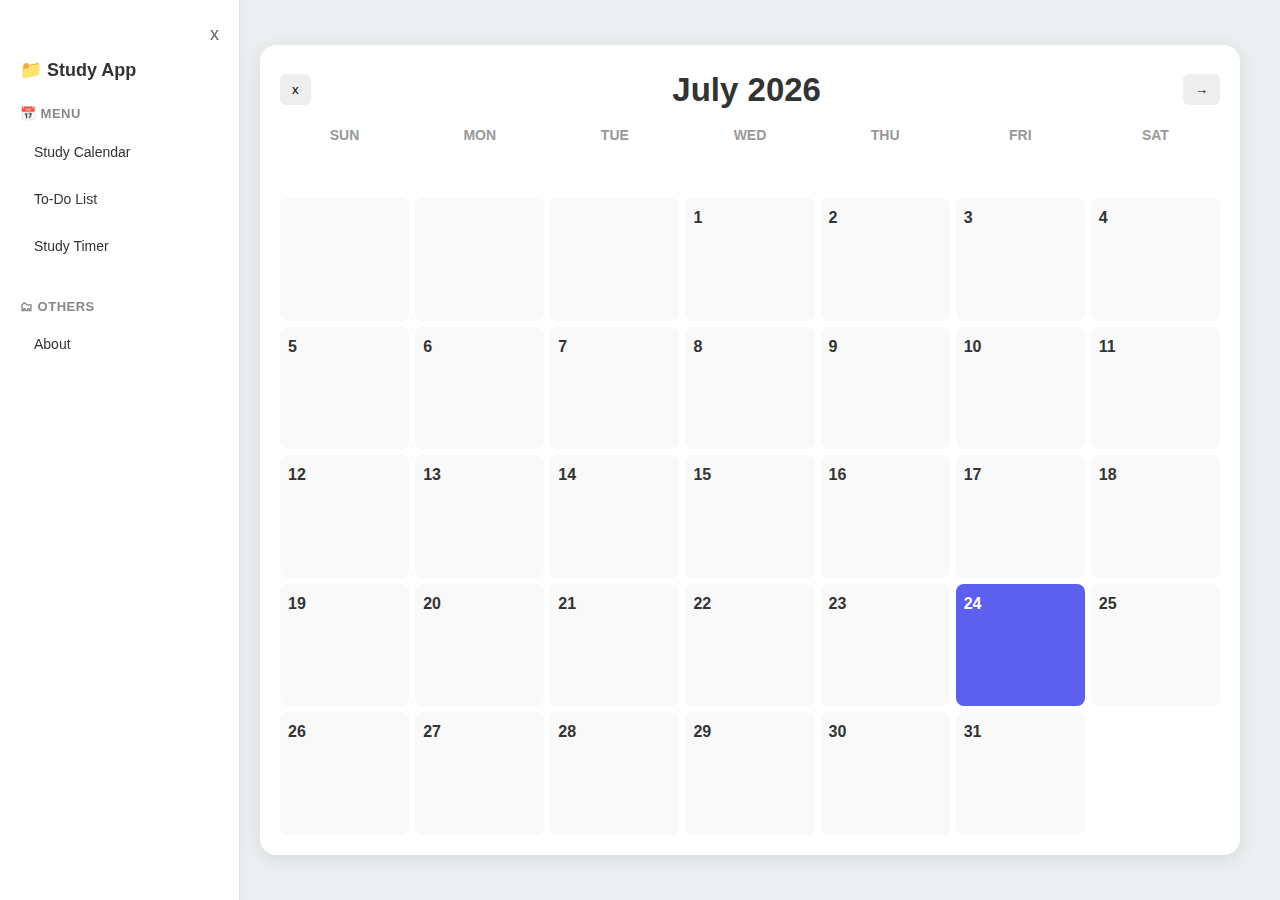
<file: index.html>
<!DOCTYPE html>
<html lang="en">
  <head>
    <meta charset="UTF-8" />
    <meta name="viewport" content="width=device-width, initial-scale=1.0" />
    <title>Calendar</title>
    <link rel="stylesheet" href="css/nav_JOh167.css" />
    <link rel="stylesheet" href="css/style_JOh167.css" />
    <link rel="stylesheet" href="css/calendar_JOh167.css" />
    <script defer src="script/toggle_JOh167.js"></script>
    <script defer src="script/calendar_JOh167.js"></script>
  </head>
  <body>
    <nav class="sidebar">
      <button id="toggle-btn">x</button>
      <h2>📁 Study App</h2>
      <div class="nav-section">
        <p class="section-title">📅 Menu</p>
        <ul>
          <li><a href="index.html">Study Calendar</a></li>
          <li><a href="page2_JOh167.html">To-Do List</a></li>
          <li><a href="page3_JOh167.html">Study Timer</a></li>
        </ul>
      </div>
      <div class="nav-section">
        <p class="section-title">🗂 Others</p>
        <ul>
          <li><a href="page4_JOh167.html">About</a></li>
        </ul>
      </div>
    </nav>

    <main>
      <section class="calendar-wrapper">
        <header class="calendar-header">
          <button id="prev">x</button>
          <h2 id="month-year"></h2>
          <button id="next">→</button>
        </header>

        <div class="calendar-grid" id="calendar-days">
          <div class="day-name">SUN</div>
          <div class="day-name">MON</div>
          <div class="day-name">TUE</div>
          <div class="day-name">WED</div>
          <div class="day-name">THU</div>
          <div class="day-name">FRI</div>
          <div class="day-name">SAT</div>
        </div>
      </section>
    </main>

    <div class="modal" id="todo-modal">
      <div class="modal-content">
        <span id="modal-close">×</span>
        <h2>
          <span class="modal-study-time"></span>
        </h2>
        <div id="modal-body"></div>
      </div>
    </div>
  </body>
</html>
</file>
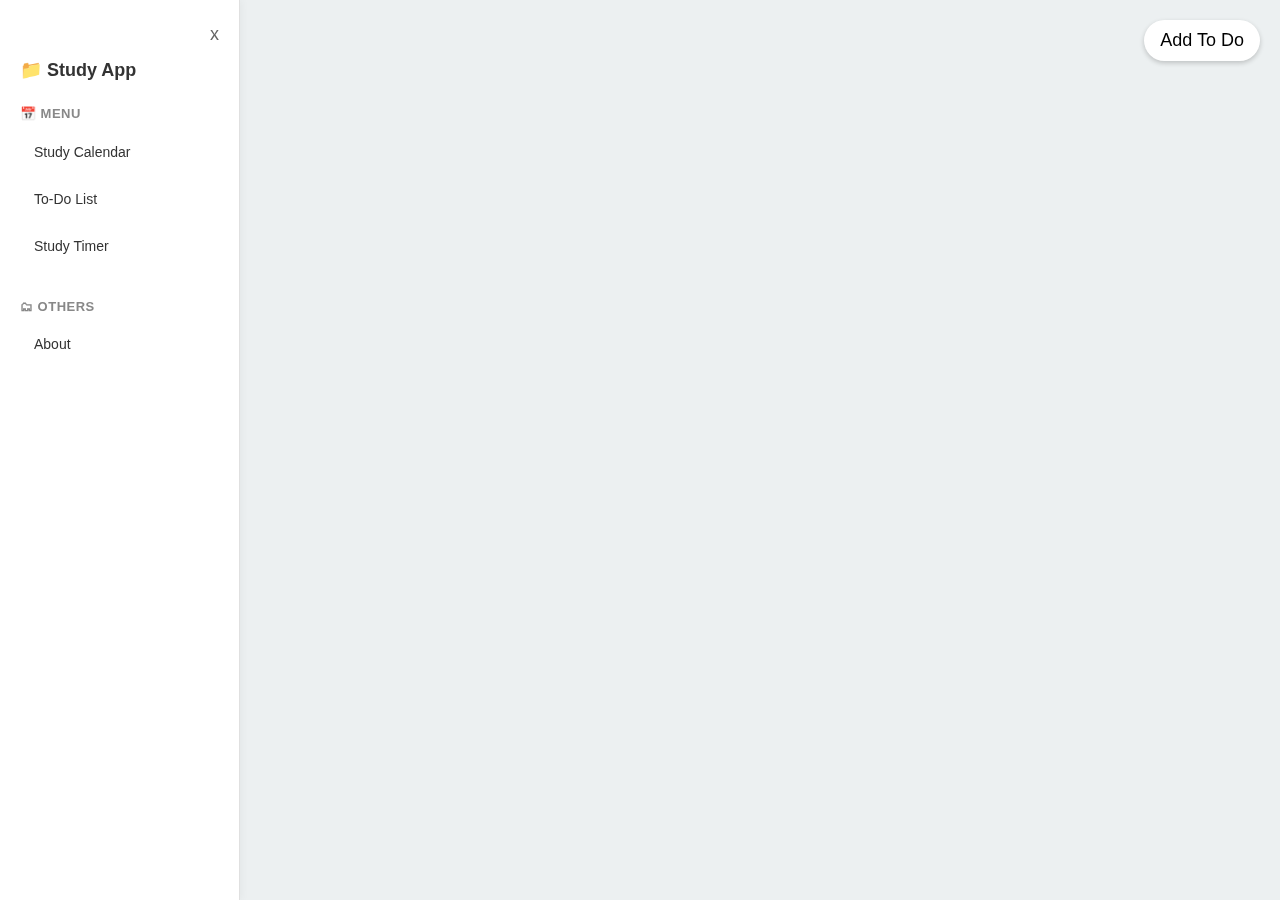
<file: page2_JOh167.html>
<!DOCTYPE html>
<html lang="en">
  <head>
    <meta charset="UTF-8" />
    <meta name="viewport" content="width=device-width, initial-scale=1.0" />
    <title>To Do list</title>
    <link rel="stylesheet" href="css/nav_JOh167.css" />
    <link rel="stylesheet" href="css/style_JOh167.css" />
    <link rel="stylesheet" href="css/todo_JOh167.css" />
    <script defer src="script/toggle_JOh167.js"></script>
    <script defer src="script/todoBoard_JOh167.js"></script>
  </head>
  <body>
    <nav class="sidebar">
      <button id="toggle-btn">x</button>
      <h2>📁 Study App</h2>
      <div class="nav-section">
        <p class="section-title">📅 Menu</p>
        <ul>
          <li><a href="index.html">Study Calendar</a></li>
          <li><a href="page2_JOh167.html">To-Do List</a></li>
          <li><a href="page3_JOh167.html">Study Timer</a></li>
        </ul>
      </div>
      <div class="nav-section">
        <p class="section-title">🗂 Others</p>
        <ul>
          <li><a href="page4_JOh167.html">About</a></li>
        </ul>
      </div>
    </nav>
    <main>
      <button id="add-board-btn">Add To Do</button>
      <div class="board-container" id="board-container"></div>

      <div class="modal" id="board-modal">
        <form class="modal-content" id="board-form">
          <h2>Create a To Do Board</h2>
          <input
            type="text"
            id="board-title-input"
            placeholder="Board name"
            required
          />
          <input type="date" required id="board-date-input" />
          <button type="submit">Create</button>
          <button type="button" id="cancel-board">Cancel</button>
        </form>
      </div>
    </main>
  </body>
</html>
</file>
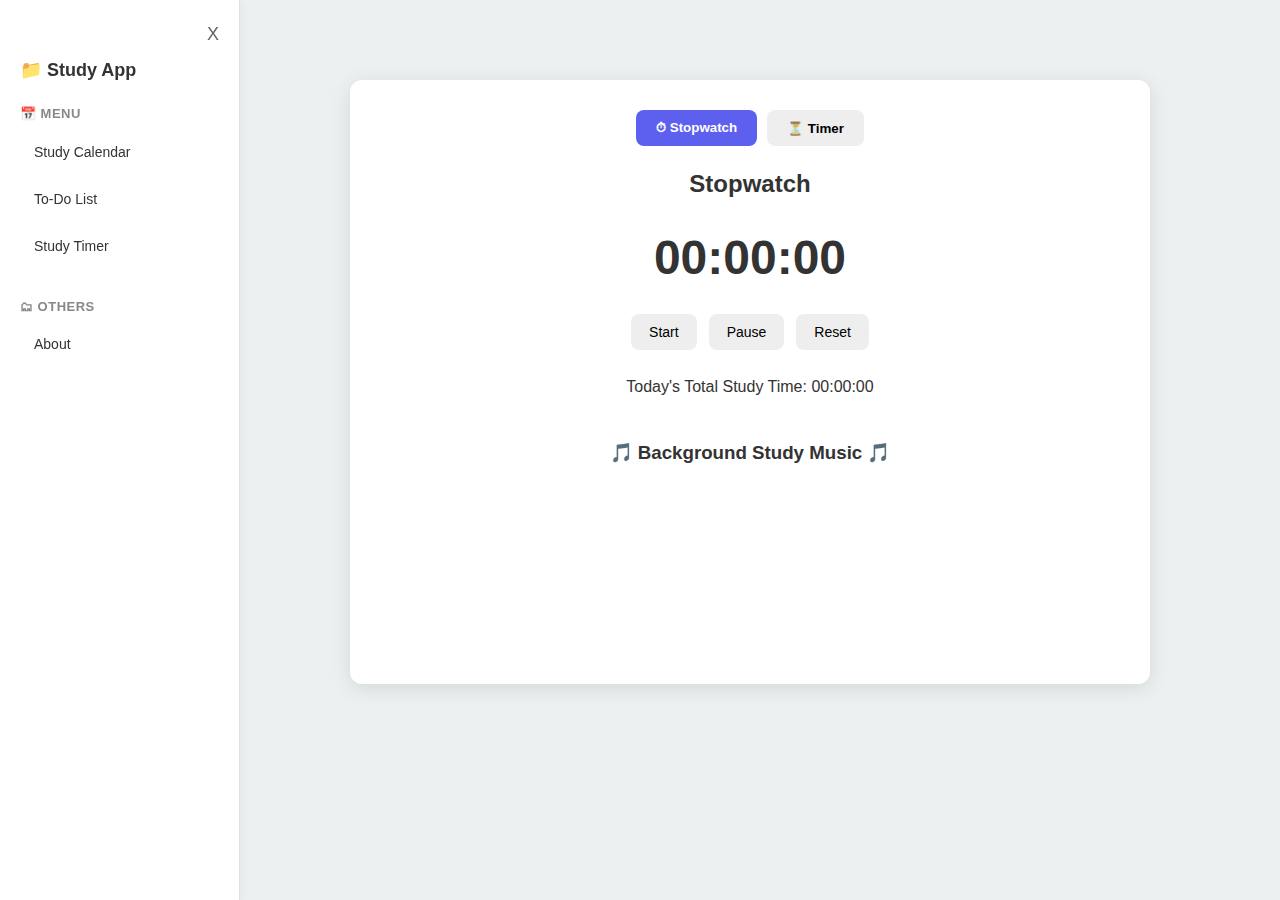
<file: page3_JOh167.html>
<!DOCTYPE html>
<html lang="en">
  <head>
    <meta charset="UTF-8" />
    <meta name="viewport" content="width=device-width, initial-scale=1.0" />
    <title>Timer</title>
    <link rel="stylesheet" href="css/nav_JOh167.css" />
    <link rel="stylesheet" href="css/style_JOh167.css" />
    <link rel="stylesheet" href="css/timer_JOh167.css" />
    <script defer src="script/toggle_JOh167.js"></script>
    <script defer src="script/studytimer_JOh167.js"></script>
  </head>
  <body>
    <nav class="sidebar">
      <button id="toggle-btn">X</button>
      <h2>📁 Study App</h2>
      <div class="nav-section">
        <p class="section-title">📅 Menu</p>
        <ul>
          <li><a href="index.html">Study Calendar</a></li>
          <li><a href="page2_JOh167.html">To-Do List</a></li>
          <li><a href="page3_JOh167.html">Study Timer</a></li>
        </ul>
      </div>
      <div class="nav-section">
        <p class="section-title">🗂 Others</p>
        <ul>
          <li><a href="page4_JOh167.html">About</a></li>
        </ul>
      </div>
    </nav>

    <main>
      <div class="study-timer-wrapper">
        <div class="mode-switch">
          <button id="stopwatch-tab" class="active">⏱ Stopwatch</button>
          <button id="timer-tab">⏳ Timer</button>
        </div>

        <div id="stopwatch-panel" class="panel active">
          <h2>Stopwatch</h2>
          <div class="time-display" id="stopwatch-display">00:00:00</div>
          <div class="btn-group">
            <button id="start-stopwatch">Start</button>
            <button id="pause-stopwatch">Pause</button>
            <button id="reset-stopwatch">Reset</button>
          </div>
        </div>

        <div id="timer-panel" class="panel">
          <h2>Timer</h2>
          <div class="input-group" id="timer-inputs">
            <input type="number" id="hours" placeholder="hr" min="0" />
            <input
              type="number"
              id="minutes"
              placeholder="min"
              min="0"
              max="59"
            />
            <input
              type="number"
              id="seconds"
              placeholder="sec"
              min="0"
              max="59"
            />
          </div>
          <div class="time-display" id="timer-display">00:00</div>
          <div class="btn-group">
            <button id="start-timer">Start</button>
            <button id="pause-timer">Pause</button>
            <button id="reset-timer">Reset</button>
          </div>
        </div>

        <div class="total-time" id="total-time-display">
          Today's Total Study Time: 00:00:00
        </div>

        <section class="music-player">
          <h3>🎵 Background Study Music 🎵</h3>
          <div class="video-wrapper">
            <iframe
              src="https://www.youtube.com/embed/jfKfPfyJRdk?si=15b3qWE2sLU6Dv_n"
              title="YouTube video player"
              frameborder="0"
              allow="accelerometer; autoplay; clipboard-write; encrypted-media; gyroscope; picture-in-picture; web-share"
              referrerpolicy="strict-origin-when-cross-origin"
              allowfullscreen
            ></iframe>
          </div>
        </section>
      </div>
    </main>
  </body>
</html>
</file>
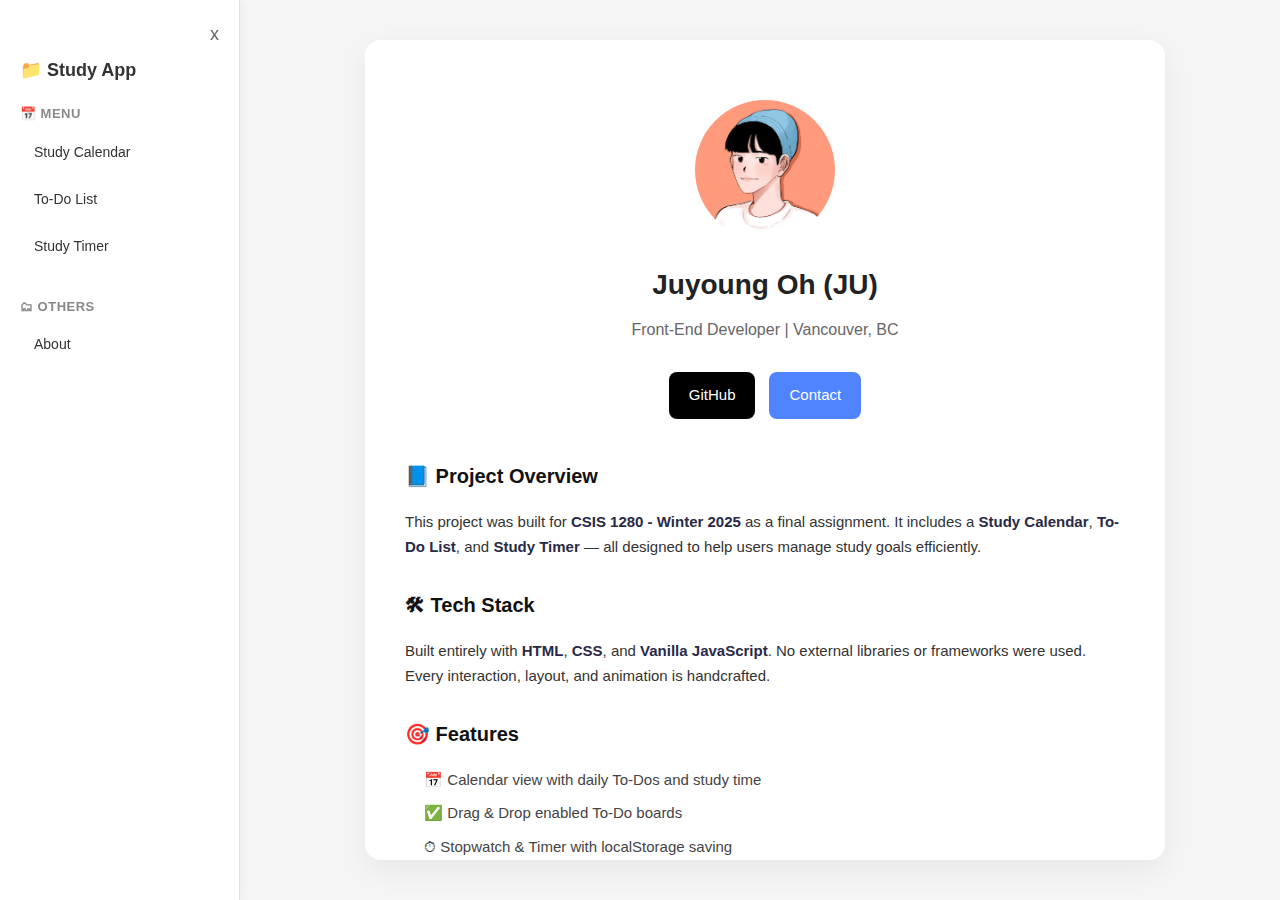
<file: page4_JOh167.html>
<!DOCTYPE html>
<html lang="en">
  <head>
    <meta charset="UTF-8" />
    <meta name="viewport" content="width=device-width, initial-scale=1.0" />
    <title>About</title>
    <link rel="stylesheet" href="css/nav_JOh167.css" />
    <link rel="stylesheet" href="css/style_JOh167.css" />
    <link rel="stylesheet" href="css/about_JOh167.css" />
    <script defer src="script/toggle_JOh167.js"></script>
  </head>
  <body>
    <nav class="sidebar">
      <button id="toggle-btn">x</button>
      <h2>📁 Study App</h2>
      <div class="nav-section">
        <p class="section-title">📅 Menu</p>
        <ul>
          <li><a href="index.html">Study Calendar</a></li>
          <li><a href="page2_JOh167.html">To-Do List</a></li>
          <li><a href="page3_JOh167.html">Study Timer</a></li>
        </ul>
      </div>
      <div class="nav-section">
        <p class="section-title">🗂 Others</p>
        <ul>
          <li><a href="page4_JOh167.html">About</a></li>
        </ul>
      </div>
    </nav>

    <main>
      <section class="about-fullscreen">
        <div class="profile-card">
          <img
            src="images/juyoung_avatar.JPG"
            alt="Profile"
            class="profile-img"
          />
          <h1>Juyoung Oh (JU)</h1>
          <p class="subtitle">Front-End Developer | Vancouver, BC</p>
          <div class="button-group">
            <a
              href="https://github.com/moomooj"
              target="_blank"
              class="btn github"
              >GitHub</a
            >
            <a href="mailto:ohj17@student.douglascollege.ca" class="btn contact"
              >Contact</a
            >
          </div>
          <div class="project-info">
            <section>
              <h2>📘 Project Overview</h2>
              <p>
                This project was built for
                <span class="highlight">CSIS 1280 - Winter 2025</span> as a
                final assignment. It includes a
                <span class="highlight">Study Calendar</span>,
                <span class="highlight">To-Do List</span>, and
                <span class="highlight">Study Timer</span>
                — all designed to help users manage study goals efficiently.
              </p>
            </section>

            <section>
              <h2>🛠 Tech Stack</h2>
              <p>
                Built entirely with <span class="highlight">HTML</span>,
                <span class="highlight">CSS</span>, and
                <span class="highlight">Vanilla JavaScript</span>. No external
                libraries or frameworks were used. Every interaction, layout,
                and animation is handcrafted.
              </p>
            </section>

            <section>
              <h2>🎯 Features</h2>
              <ul class="feature-list">
                <li>📅 Calendar view with daily To-Dos and study time</li>
                <li>✅ Drag & Drop enabled To-Do boards</li>
                <li>⏱ Stopwatch & Timer with localStorage saving</li>
                <li>📊 Study time tracking per date</li>
                <li>📁 Responsive and sidebar-driven layout</li>
              </ul>
            </section>
          </div>
        </div>
      </section>
    </main>
  </body>
</html>
</file>
<file: css/nav_JOh167.css>
.sidebar {
  position: fixed;
  top: 0;
  left: 0;
  width: 240px;
  height: 100vh;
  background-color: #ffffff;
  border-right: 1px solid #e0e0e0;
  padding: 24px 20px;
  display: flex;
  flex-direction: column;
  overflow-y: auto;
  box-sizing: border-box;
  transition: transform 0.3s ease;
  box-shadow: 2px 0 8px rgba(0, 0, 0, 0.04);
}

.sidebar h2 {
  font-size: 18px;
  font-weight: 600;
  margin-bottom: 20px;
  color: #333;
}

.nav-section {
  margin-bottom: 24px;
}

.section-title {
  font-size: 13px;
  font-weight: 600;
  color: #888;
  margin-bottom: 8px;
  text-transform: uppercase;
  letter-spacing: 0.5px;
}

.sidebar ul {
  list-style: none;
  padding-left: 0;
  margin: 0;
}

.sidebar ul li {
  margin-bottom: 6px;
}

.sidebar ul li a {
  display: block;
  color: #333;
  padding: 10px 14px;
  border-radius: 8px;
  text-decoration: none;
  font-size: 14px;
  font-weight: 500;
  transition: background-color 0.2s, color 0.2s;
}

.sidebar ul li a:hover {
  background-color: #f0f0f0;
  color: #5d5fef;
}

#toggle-btn {
  align-self: flex-end;
  background: none;
  color: #666;
  font-size: 18px;
  border: none;
  cursor: pointer;
  margin-bottom: 12px;
  transition: color 0.2s;
}

.sidebar.closed {
  transform: translateX(-190px);
}

.sidebar.closed h2,
.sidebar.closed .nav-section {
  display: none;
}

.sidebar.closed + main {
  margin-left: 40px;
}

@media (max-width: 768px) {
  .sidebar {
    flex-direction: column;
    align-items: flex-start;
    justify-content: flex-start;
    width: 100%;
    height: 100vh;
    padding: 16px;
    position: fixed;
    top: 0;
    left: 0;
    background-color: #ffffff;
    box-shadow: 0 2px 8px rgba(0, 0, 0, 0.06);
    z-index: 999;
    transition: height 0.3s ease;
  }

  .sidebar.closed {
    height: 56px;
    align-items: center;
    justify-content: space-between;
    padding: 16px 16px;
    transform: none;
  }

  .sidebar h2 {
    font-size: 16px;
    margin: 0;
  }

  .nav-section {
    display: block;
    width: 100%;
    margin-top: 20px;
  }

  .sidebar.closed .nav-section {
    display: none;
  }

  #toggle-btn {
    font-size: 20px;
    margin: 0;
  }

  main {
    margin-left: 0 !important;
    padding-top: 60px;
  }
}
</file>
<file: css/calendar_JOh167.css>
html,
body {
  margin: 0;
  padding: 0;
  height: 100%;
  font-family: "Segoe UI", sans-serif;
  background: #f5f5f5;
}

main {
  height: 100%;
  display: flex;
  justify-content: center;
  align-items: center;
}

.calendar-wrapper {
  height: 90vh;
  width: 90vw;
  background: #ffffff;
  border-radius: 16px;
  box-shadow: 0 4px 20px rgba(0, 0, 0, 0.1);
  padding: 20px;
  display: flex;
  flex-direction: column;
}

.calendar-header {
  display: flex;
  justify-content: space-between;
  align-items: center;
  font-weight: bold;
  font-size: 22px;
  margin-bottom: 10px;
}

.calendar-header button {
  background: #eee;
  border: none;
  padding: 8px 12px;
  border-radius: 6px;
  cursor: pointer;
}

.calendar-grid {
  flex: 1;
  display: grid;
  grid-template-columns: repeat(7, 1fr);
  gap: 6px;
}

.day-name {
  text-align: center;
  font-size: 14px;
  color: #999;
  font-weight: 600;
  padding-bottom: 4px;
}

.calendar-cell {
  background: #f9f9f9;
  border-radius: 8px;
  padding: 8px;
  font-size: 14px;
  position: relative;
  display: flex;
  flex-direction: column;
  align-items: flex-start;
  justify-content: flex-start;
  min-height: 80px;
  cursor: pointer;
}

.calendar-cell.today {
  background-color: #5d5fef;
  color: white;
  font-weight: bold;
}

.date-num {
  font-weight: bold;
  font-size: 16px;
  margin-bottom: 4px;
}

.todo-preview {
  list-style: none;
  padding: 0;
  margin: 0;
  font-size: 12px;
  line-height: 1.4;
  color: #333;
  max-height: 60px;
  overflow: hidden;
  width: 100%;
}

.todo-preview li {
  white-space: nowrap;
  overflow: hidden;
  text-overflow: ellipsis;
  max-width: 3ch;
}

.modal {
  position: fixed;
  top: 0;
  left: 0;
  width: 100vw;
  height: 100vh;
  background: rgba(0, 0, 0, 0.4);
  display: none;
  align-items: center;
  justify-content: center;
  z-index: 999;
}

.modal-content {
  background: white;
  padding: 20px 30px;
  border-radius: 12px;
  max-width: 600px;
  width: 90%;
  box-shadow: 0 6px 24px rgba(0, 0, 0, 0.2);
  position: relative;
  max-height: 80vh;
  overflow-y: auto;
}

#modal-close {
  position: absolute;
  top: 10px;
  right: 15px;
  font-size: 20px;
  cursor: pointer;
}

#modal-body {
  display: flex;
  flex-wrap: wrap;
  gap: 16px;
}

.modal-content h2 {
  margin-top: 0;
  width: 100%;
}

.modal-content ul {
  padding-left: 1.2rem;
  margin: 0.5rem 0 1.2rem;
}

.modal-content li {
  font-size: 14px;
  margin-bottom: 6px;
}

.board-block {
  background: #f9f9f9;
  padding: 16px;
  border-radius: 10px;
  width: calc(50% - 8px);
  box-shadow: 0 2px 8px rgba(0, 0, 0, 0.05);
  transition: transform 0.2s;
  flex-shrink: 0;
}

.board-block:hover {
  transform: translateY(-2px);
}

.board-block strong {
  display: block;
  margin-bottom: 8px;
  color: #333;
  font-size: 16px;
}

.board-block ul {
  padding-left: 1.2rem;
  margin: 0;
}

.board-block li {
  font-size: 14px;
  margin-bottom: 6px;
  line-height: 1.5;
  color: #444;
}

.board-block li.done {
  color: #aaa;
  text-decoration: line-through;
}

.study-time-label {
  font-size: 12px;
  color: #000;
  margin-top: 4px;
  line-height: 1.2;
}

.modal-study-time {
  font-size: 14px;
  margin-left: 12px;
  font-weight: 500;
}

.today .study-time-label {
  color: #ffffff;
}

.today .todo-preview {
  color: #ffffff;
}

.noTodo {
  text-align: center;
  padding: 40px 20px;
  width: 100%;
  border-radius: 12px;
  box-shadow: 0 4px 12px rgba(0, 0, 0, 0.05);
  font-family: "Segoe UI", sans-serif;
}

.noTodo p {
  margin: 12px 0;
  font-size: 16px;
  color: #555;
}

.noTodo a {
  display: inline-block;
  margin: 8px 0;
  padding: 10px 18px;
  background-color: #e3e3e3;
  color: #000;
  text-decoration: none;
  border-radius: 8px;
  font-weight: 500;
  transition: background-color 0.2s ease;
}

.noTodo a:hover {
  background-color: #4346d9;
  color: #fff;
}

@media (max-width: 768px) {
  .calendar-wrapper {
    height: auto;
    width: 95vw;
    padding: 16px;
    border-radius: 12px;
  }

  .calendar-header {
    font-size: 18px;
    flex-direction: row;
    gap: 8px;
  }

  .calendar-header button {
    padding: 6px 10px;
    font-size: 14px;
  }

  .calendar-grid {
    grid-template-columns: repeat(7, 1fr);
    gap: 4px;
  }

  .day-name {
    font-size: 12px;
  }

  .calendar-cell {
    min-height: 60px;
    padding: 6px;
    font-size: 12px;
  }

  .date-num {
    font-size: 14px;
  }

  .todo-preview {
    font-size: 11px;
    max-height: 50px;
  }

  .modal-content {
    width: 95%;
    padding: 16px 20px;
  }

  .board-block {
    width: 100%;
  }

  .modal-study-time {
    font-size: 13px;
    margin-left: 0;
    display: block;
    margin-top: 8px;
  }

  .noTodo p {
    font-size: 14px;
  }

  .noTodo a {
    font-size: 14px;
    padding: 8px 14px;
  }
}
</file>
<file: css/todo_JOh167.css>
#add-board-btn {
  position: fixed;
  top: 20px;
  right: 20px;
  font-size: 18px;
  padding: 10px 16px;
  border: none;
  border-radius: 50px;
  background-color: #fff;
  cursor: pointer;
  box-shadow: 0 2px 5px rgba(0, 0, 0, 0.2);
  z-index: 1;
}

.board-container {
  display: flex;
  flex-wrap: wrap;
  gap: 20px;
  justify-content: center;
  align-items: flex-start;
  margin-top: 80px;
}

.board {
  background: #fefefe;
  border-radius: 10px;
  padding: 15px;
  width: 250px;
  box-shadow: 0 4px 10px rgba(0, 0, 0, 0.1);
  position: relative;
  min-height: 200px;
}

.board h3 {
  margin: 0 0 10px;
}

.board small {
  color: #888;
  display: block;
  margin-bottom: 10px;
}

.todo-form {
  display: flex;
  gap: 8px;
  margin-bottom: 10px;
}

.todo-form input {
  flex: 1;
  padding: 8px;
}

.todo-item {
  display: flex;
  justify-content: space-between;
  background: #fff;
  padding: 5px 10px;
  margin-bottom: 6px;
  border-radius: 5px;
  border: 1px solid #ddd;
}

.todo-item button {
  background: none;
  border: none;
  cursor: pointer;
  color: #999;
}

.close-board {
  position: absolute;
  top: 8px;
  right: 10px;
  background: none;
  border: none;
  font-size: 18px;
  cursor: pointer;
}

.modal {
  position: fixed;
  top: 0;
  left: 0;
  width: 100%;
  height: 100%;
  backdrop-filter: blur(5px);
  background: rgba(0, 0, 0, 0.4);
  display: none;
  align-items: center;
  justify-content: center;
  z-index: 1000;
}

.modal-content {
  background: white;
  padding: 30px 40px;
  border-radius: 12px;
  box-shadow: 0 10px 30px rgba(0, 0, 0, 0.3);
  min-width: 300px;
  display: flex;
  flex-direction: column;
  gap: 15px;
}

.modal-content input,
.modal-content button {
  font-size: 16px;
  padding: 10px;
  border-radius: 8px;
  border: 1px solid #ccc;
}

.todo-list {
  flex-grow: 1;
  min-height: 100px;
  padding: 5px;
  overflow-y: auto;
}

.todo-item span.done {
  text-decoration: line-through;
  color: #909eb3;
}

#board-title-input:invalid {
  border: 1px solid rgb(198, 177, 177);
  background-color: #fff5f5;
}

@media (max-width: 768px) {
  #add-board-btn {
    top: 65px;
    right: 20px;
    font-size: 15px;
    padding: 15px 10px;
    max-width: 160px;
    width: auto;
    white-space: nowrap;
    overflow: hidden;
    text-overflow: ellipsis;
    text-align: center;
  }
  .board {
    width: 95%;
  }
}
</file>
<file: css/timer_JOh167.css>
.study-timer-wrapper {
  max-width: 800px;
  margin: 40px auto;
  background: #fff;
  padding: 30px;
  border-radius: 12px;
  box-shadow: 0 4px 20px rgba(0, 0, 0, 0.1);
  text-align: center;
  font-family: "Segoe UI", sans-serif;
}

.mode-switch {
  display: flex;
  justify-content: center;
  margin-bottom: 20px;
  gap: 10px;
}

.mode-switch button {
  padding: 10px 20px;
  border: none;
  background: #eee;
  cursor: pointer;
  border-radius: 8px;
  font-weight: 600;
  transition: background 0.2s;
}

.mode-switch button.active {
  background: #5d5fef;
  color: #fff;
}

.panel {
  display: none;
}

.panel.active {
  display: block;
}

.time-display {
  font-size: 48px;
  font-weight: bold;
  margin: 20px 0;
}

.btn-group {
  display: flex;
  justify-content: center;
  gap: 12px;
}

.btn-group button {
  padding: 10px 18px;
  border: none;
  border-radius: 8px;
  background: #eee;
  cursor: pointer;
  font-size: 14px;
}

.input-group {
  display: flex;
  justify-content: center;
  gap: 10px;
  margin-bottom: 15px;
}

.input-group input {
  width: 70px;
  padding: 10px;
  text-align: center;
  border: 1px solid #ccc;
  border-radius: 6px;
  font-size: 16px;
}

.total-time {
  margin-top: 25px;
  font-size: 16px;
  color: #333;
  font-weight: 500;
}

.btn-group button:hover {
  background-color: #5d5fef;
  color: #fff;
  transition: background-color 0.2s ease;
}

.music-player {
  margin-top: 20px;
  padding: 20px;
  border-radius: 12px;
  text-align: center;
}

.music-player h3 {
  margin-bottom: 10px;
}

.video-wrapper {
  margin: 0 auto;
  border-radius: 12px;
  overflow: hidden;
}

@media (max-width: 768px) {
  .study-timer-wrapper {
    padding: 30px 5px;
  }
}
</file>
<file: css/about_JOh167.css>
body,
html {
  background: #f5f5f5;
}
main {
  margin-left: 250px;
  height: 100vh;
  width: calc(100vw - 250px);
  background: #f5f5f5;
  box-sizing: border-box;
  display: flex;
  align-items: center;
  justify-content: center;
}

.about-fullscreen {
  height: 100%;
  width: 100%;
  max-width: 800px;
  display: flex;
  align-items: center;
  justify-content: center;
}

.profile-card {
  width: 100%;
  height: 100%;
  background: #ffffff;
  border-radius: 16px;
  padding: 60px 40px;
  box-shadow: 0 10px 30px rgba(0, 0, 0, 0.06);
  display: flex;
  flex-direction: column;
  align-items: center;
  overflow-y: auto;
  box-sizing: border-box;
}

.profile-img {
  width: 140px;
  height: 140px;
  border-radius: 50%;
  object-fit: cover;
  margin-bottom: 24px;
}

.profile-card h1 {
  font-size: 28px;
  margin-bottom: 12px;
  color: #222;
}

.subtitle {
  font-size: 16px;
  color: #666;
  margin-bottom: 30px;
}

.button-group {
  display: flex;
  justify-content: center;
  gap: 14px;
  flex-wrap: wrap;
  margin-bottom: 40px;
}

.btn {
  text-decoration: none;
  padding: 12px 20px;
  font-size: 15px;
  font-weight: 500;
  border-radius: 8px;
  transition: 0.2s ease;
  color: white;
}

.btn.github {
  background: #000;
}

.btn.contact {
  background: #4f83ff;
}

.btn:hover {
  opacity: 0.85;
}

.project-info {
  width: 100%;
  border-radius: 12px;
  color: #333;
  font-size: 15px;
  line-height: 1.7;
  box-sizing: border-box;
}

.project-info section + section {
  margin-top: 28px;
}

.project-info h2 {
  font-size: 20px;
  margin-bottom: 16px;
  color: #111;
}

.project-info .highlight {
  font-weight: 600;
  color: #292a47;
}

.feature-list {
  padding-left: 1.2rem;
  margin: 0;
}

.feature-list li {
  margin-bottom: 8px;
  color: #444;
  font-size: 15px;
}

@media (max-width: 768px) {
  main {
    margin-left: 0px;
    margin-top: 60px;
    width: 100%;
  }
}
</file>
<file: css/style_JOh167.css>
/* reset css */
*,
*::before,
*::after {
  margin: 0;
  padding: 0;
  box-sizing: border-box;
}

body {
  font-family: Arial, sans-serif;
  line-height: 1.5;
  background-color: #f9f9f9;
  color: #333;
}

ol,
ul {
  list-style: none;
}

/* reset css */

main {
  margin-left: 220px;
  padding: 40px;
  min-height: 100vh;
  background-color: #ecf0f1;
  transition: margin-left 0.3s ease;
}

@media (max-width: 768px) {
  main {
    margin-left: 0;
    margin-top: 20px;
    padding: 10px;
  }
}
</file>
